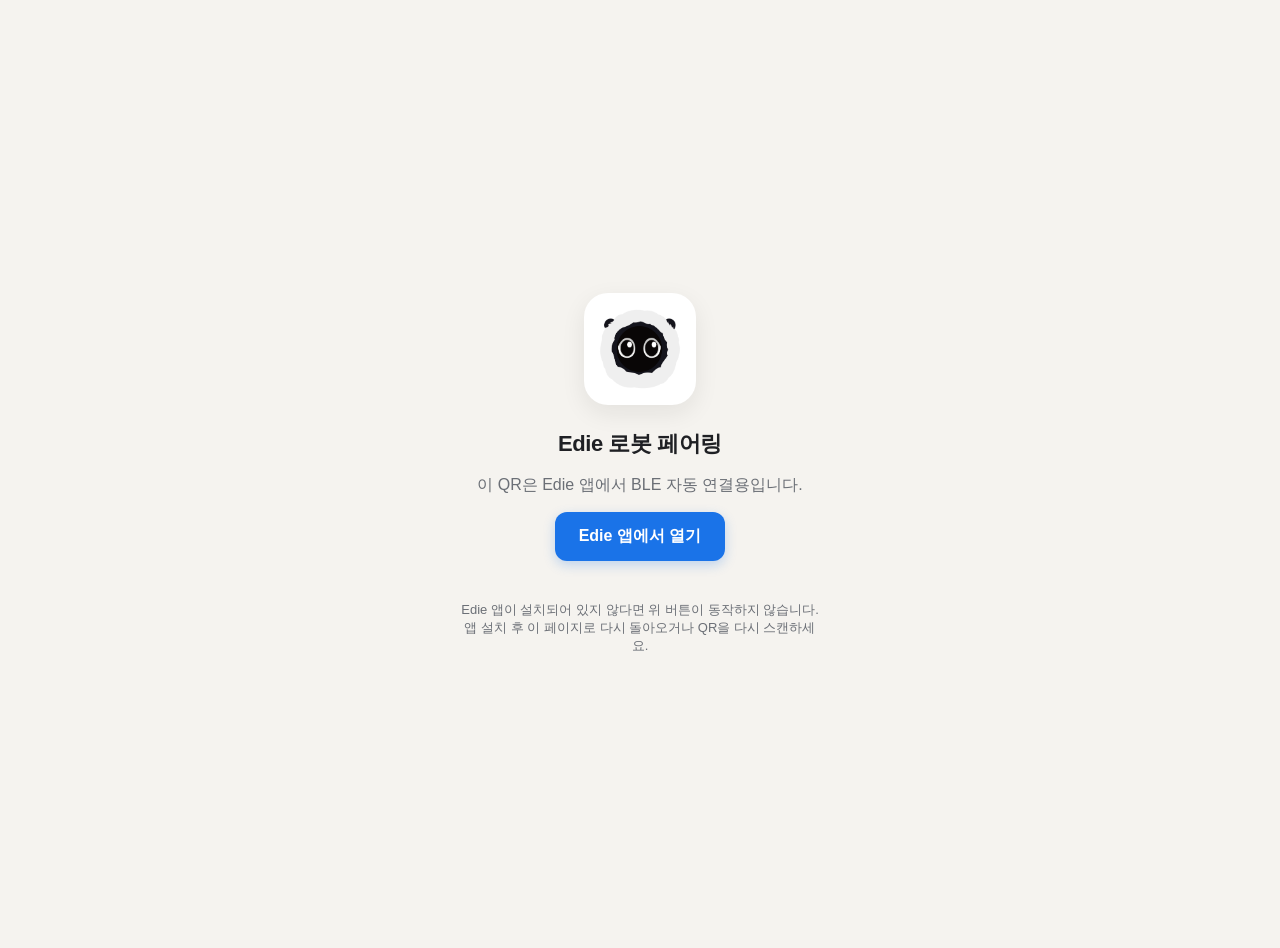
<file: p.html>
<!DOCTYPE html>
<html lang="ko">
<head>
  <meta charset="UTF-8" />
  <meta name="viewport" content="width=device-width, initial-scale=1.0" />
  <title>Edie 페어링</title>
  <link rel="icon" type="image/png" href="assets/edie.png" />
  <style>
    body {
      margin: 0;
      min-height: 100vh;
      display: flex;
      flex-direction: column;
      align-items: center;
      justify-content: center;
      gap: 16px;
      padding: 24px;
      font-family: -apple-system, BlinkMacSystemFont, "Segoe UI", "Pretendard",
        "Apple SD Gothic Neo", "Noto Sans KR", sans-serif;
      background: #f5f3ef;
      color: #1f2024;
      text-align: center;
    }
    img.logo {
      width: 96px; height: 96px; border-radius: 24px;
      background: white; padding: 8px;
      box-shadow: 0 8px 24px rgba(20, 20, 30, 0.08);
    }
    h1 { margin: 8px 0 0; font-size: 22px; letter-spacing: -0.02em; }
    p { color: #6b6f76; margin: 0; max-width: 420px; }
    a.btn {
      display: inline-block;
      background: #1a73e8; color: white;
      padding: 14px 24px; border-radius: 12px;
      text-decoration: none; font-weight: 600;
      box-shadow: 0 4px 12px rgba(26, 115, 232, 0.25);
    }
    a.btn:active { transform: translateY(1px); }
    .fallback {
      margin-top: 24px;
      font-size: 13px; color: #6b6f76;
      max-width: 360px;
    }
    .fallback a { color: #1a73e8; }
    code {
      display: inline-block;
      background: #1f2024; color: #e8e4d8;
      padding: 2px 8px; border-radius: 6px;
      font-size: 12px;
    }
  </style>
</head>
<body>
  <img class="logo" src="assets/edie.png" alt="Edie" />
  <h1>Edie 로봇 페어링</h1>
  <p>이 QR은 Edie 앱에서 BLE 자동 연결용입니다.</p>
  <a id="openApp" class="btn" href="#">Edie 앱에서 열기</a>
  <div class="fallback">
    Edie 앱이 설치되어 있지 않다면 위 버튼이 동작하지 않습니다.<br>
    앱 설치 후 이 페이지로 다시 돌아오거나 QR을 다시 스캔하세요.
  </div>
  <script>
    (function () {
      const hash = location.hash.replace(/^#/, '');
      if (!hash) return;
      const deepLink = 'edie://pair?d=' + hash;
      document.getElementById('openApp').href = deepLink;
      // 모바일에서 자동으로 딥링크 시도 — 앱이 있으면 즉시 열림, 없으면 그대로 페이지 유지
      const isMobile = /Android|iPhone|iPad|iPod/i.test(navigator.userAgent);
      if (isMobile) {
        setTimeout(function () { location.href = deepLink; }, 400);
      }
    })();
  </script>
</body>
</html>
</file>
